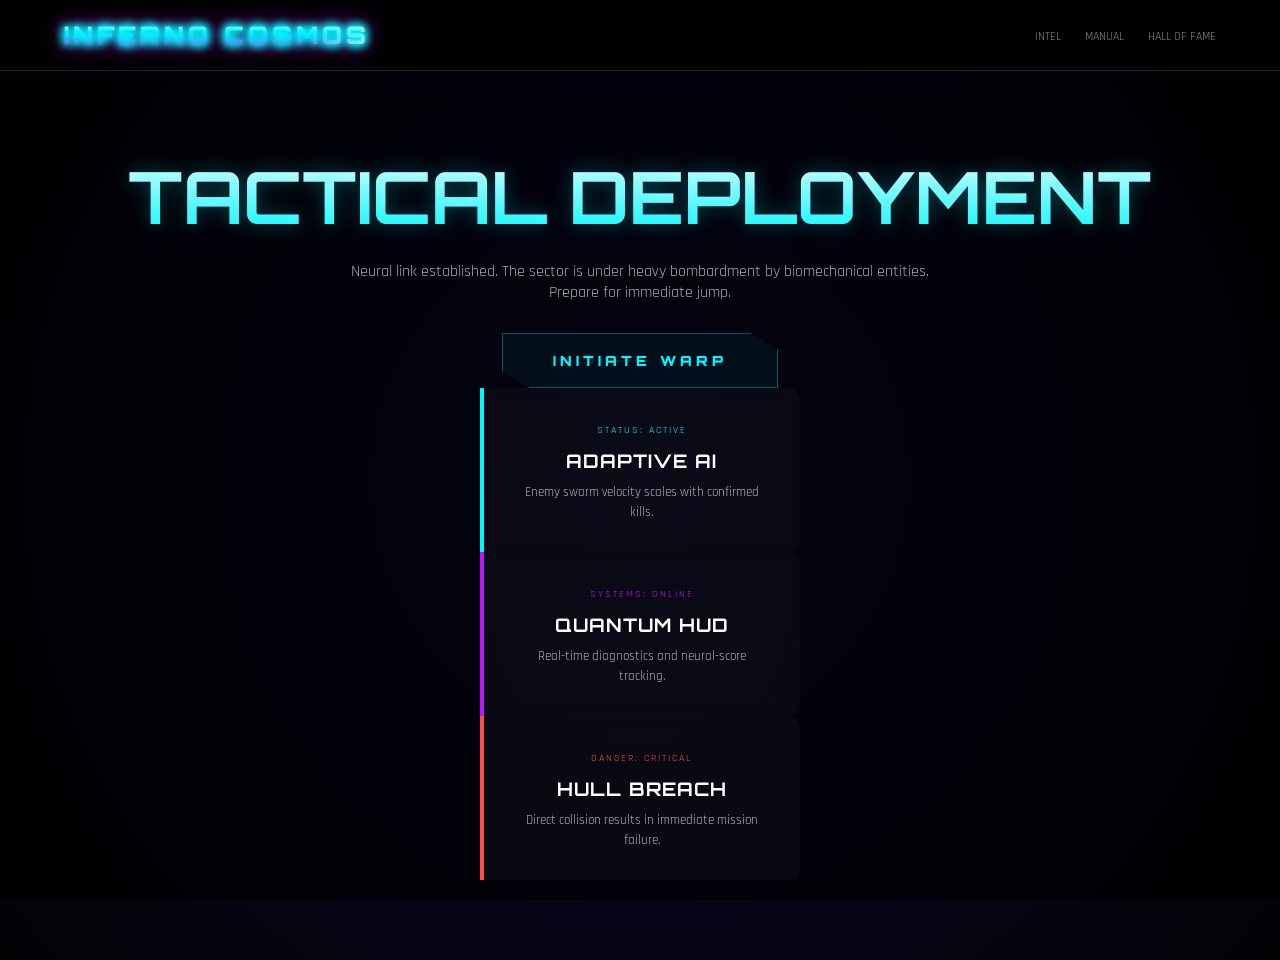
<file: index.html>
<!DOCTYPE html>
<html lang="en">
<head>
    <meta charset="UTF-8">
    <meta name="viewport" content="width=device-width, initial-scale=1.0">
    <title>INFERNO COSMOS | Command Center</title>
    <link rel="stylesheet" href="style.css">
</head>
<body>
    <div class="stars"></div>
    <div class="warp-drive"></div>

    <nav class="navbar">
        <div class="logo">INFERNO COSMOS</div>
        <div class="nav-links">
            <a href="about.html">Intel</a>
            <a href="controls.html">Manual</a>
            <a href="score.html">Hall of Fame</a>
        </div>
    </nav>

    <section class="hero">
        <div class="hero-content">
            <h1 class="glitch-text">TACTICAL DEPLOYMENT</h1>
            <p style="color: #aaa; max-width: 600px; margin: 0 auto 30px;">
                Neural link established. The sector is under heavy bombardment by biomechanical entities. Prepare for immediate jump.
            </p>
            
            <div class="jet-preview"></div>

            <a href="Game.html" style="text-decoration: none;">
                <button class="cta-btn">INITIATE WARP</button>
            </a>
        </div>

        <div class="card-container">
            <div class="card">
                <span style="color: var(--neon-cyan); font-size: 10px; letter-spacing: 2px;">STATUS: ACTIVE</span>
                <h3 style="margin: 10px 0;">ADAPTIVE AI</h3>
                <p style="font-size: 13px; opacity: 0.7;">Enemy swarm velocity scales with confirmed kills.</p>
            </div>
            <div class="card purple">
                <span style="color: var(--neon-purple); font-size: 10px; letter-spacing: 2px;">SYSTEMS: ONLINE</span>
                <h3 style="margin: 10px 0;">QUANTUM HUD</h3>
                <p style="font-size: 13px; opacity: 0.7;">Real-time diagnostics and neural-score tracking.</p>
            </div>
            <div class="card red">
                <span style="color: var(--neon-red); font-size: 10px; letter-spacing: 2px;">DANGER: CRITICAL</span>
                <h3 style="margin: 10px 0;">HULL BREACH</h3>
                <p style="font-size: 13px; opacity: 0.7;">Direct collision results in immediate mission failure.</p>
            </div>
        </div>
    </section>
</body>
</html>
</file>
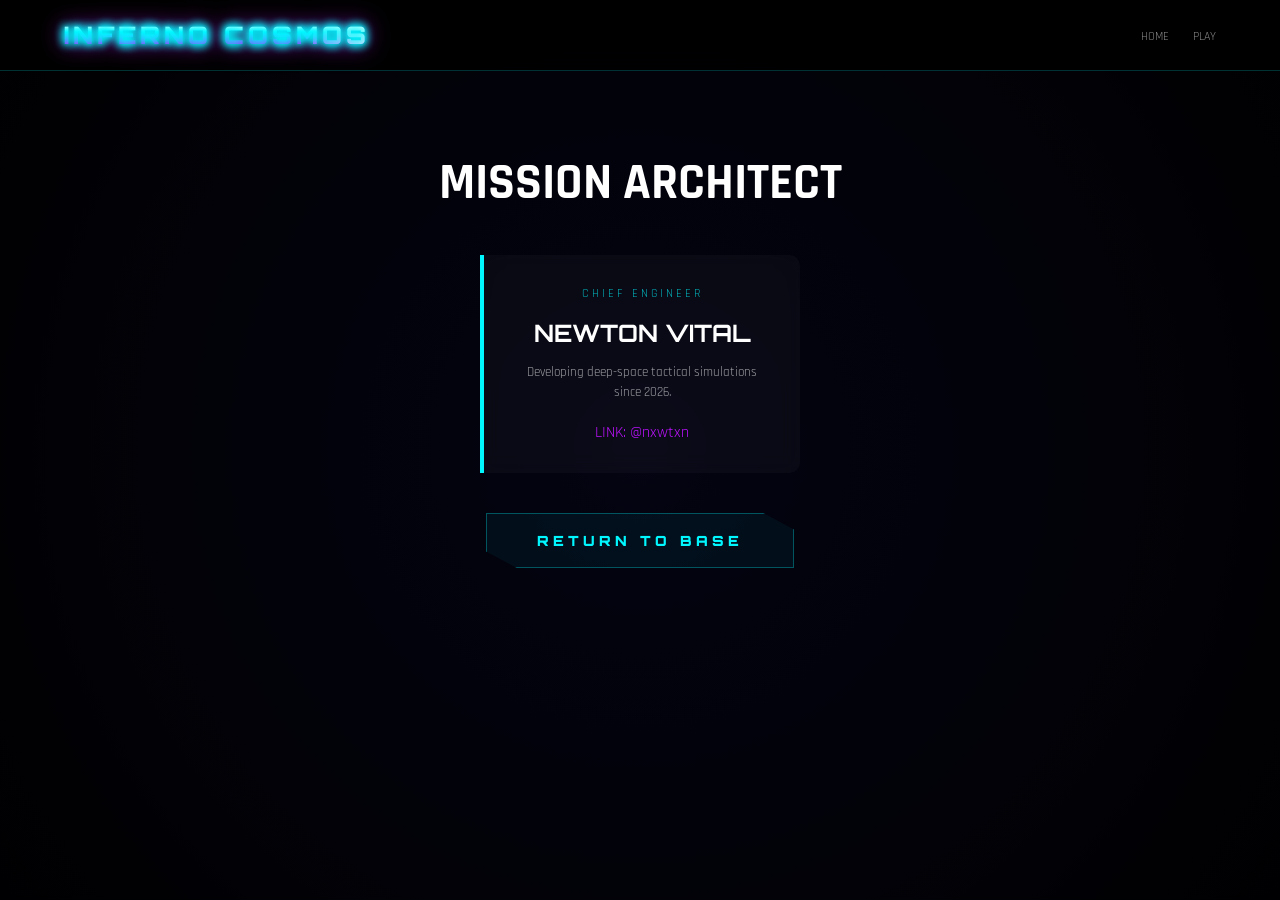
<file: about.html>
<!DOCTYPE html>
<html lang="en">
<head>
    <meta charset="UTF-8">
    <meta name="viewport" content="width=device-width, initial-scale=1.0">
    <title>Intel - Inferno Cosmos</title>
    <link rel="stylesheet" href="style.css">
</head>
<body>
    <div class="stars"></div>
    <nav class="navbar">
        <div class="logo">INFERNO COSMOS</div>
        <div class="nav-links">
            <a href="index.html">Home</a>
            <a href="Game.html">Play</a>
        </div>
    </nav>

    <section class="hero">
        <h1 style="font-size: clamp(30px, 8vw, 50px);">MISSION ARCHITECT</h1>
        <div class="card" style="margin: 40px auto; max-width: 400px; text-align: center;">
            <p style="font-size: 12px; color: var(--neon-cyan); letter-spacing: 3px;">CHIEF ENGINEER</p>
            <h2 style="font-family: 'Orbitron'; margin: 15px 0;">NEWTON VITAL</h2>
            <p style="opacity: 0.6; margin-bottom: 20px;">Developing deep-space tactical simulations since 2026.</p>
            <a href="https://instagram.com/nxwtxn" style="color: var(--neon-purple); text-decoration: none;">LINK: @nxwtxn</a>
        </div>
        <a href="index.html"><button class="cta-btn">RETURN TO BASE</button></a>
    </section>
</body>
</html>
</file>
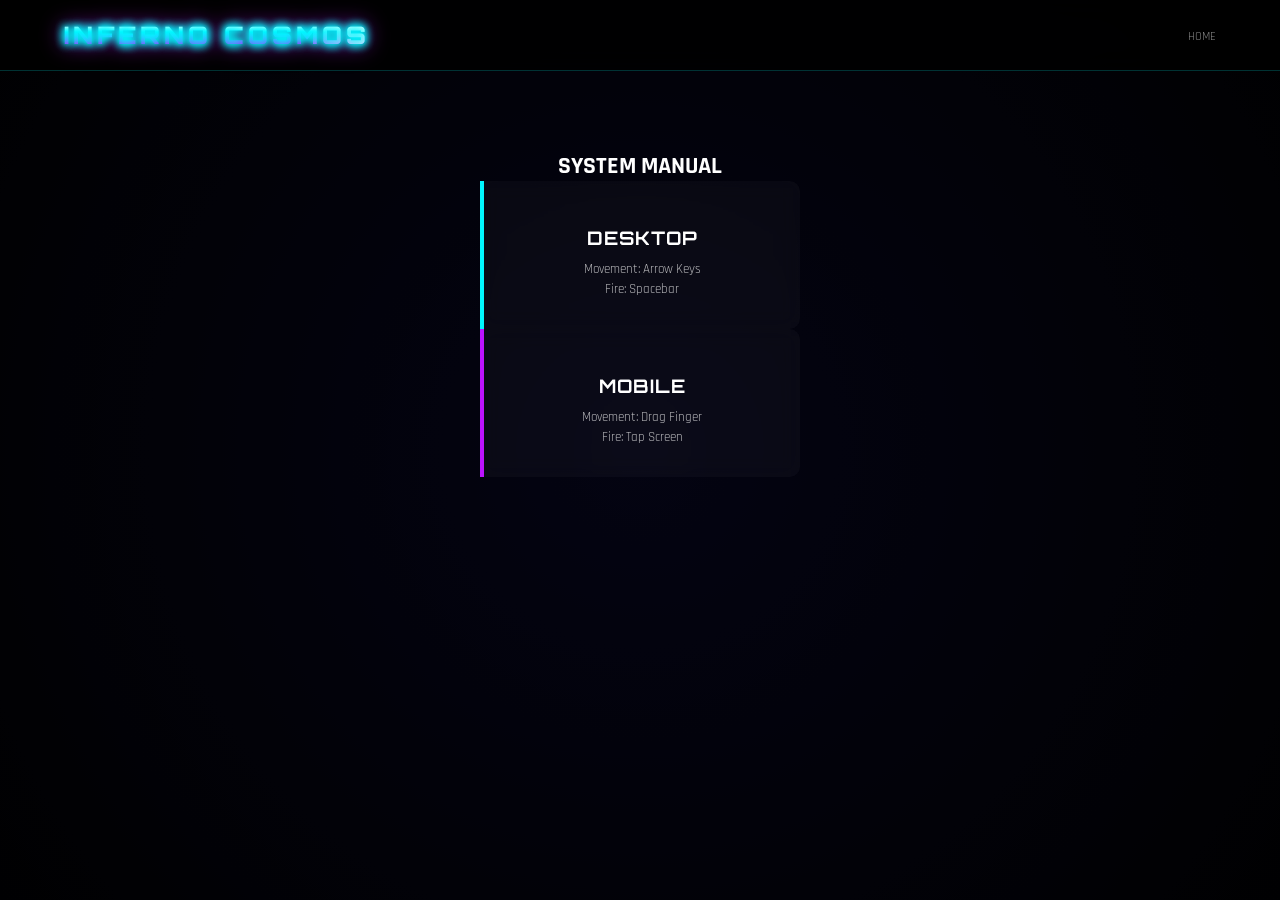
<file: controls.html>
<!DOCTYPE html>
<html lang="en">
<head>
    <meta charset="UTF-8">
    <meta name="viewport" content="width=device-width, initial-scale=1.0">
    <title>Manual - Inferno Cosmos</title>
    <link rel="stylesheet" href="style.css">
</head>
<body>
    <div class="stars"></div>
    <nav class="navbar">
        <div class="logo">INFERNO COSMOS</div>
        <div class="nav-links"><a href="index.html">Home</a></div>
    </nav>

    <section class="hero">
        <h1>SYSTEM MANUAL</h1>
        <div class="card-container">
            <div class="card">
                <h3>DESKTOP</h3>
                <p>Movement: Arrow Keys</p>
                <p>Fire: Spacebar</p>
            </div>
            <div class="card purple">
                <h3>MOBILE</h3>
                <p>Movement: Drag Finger</p>
                <p>Fire: Tap Screen</p>
            </div>
        </div>
    </section>
</body>
</html>
</file>
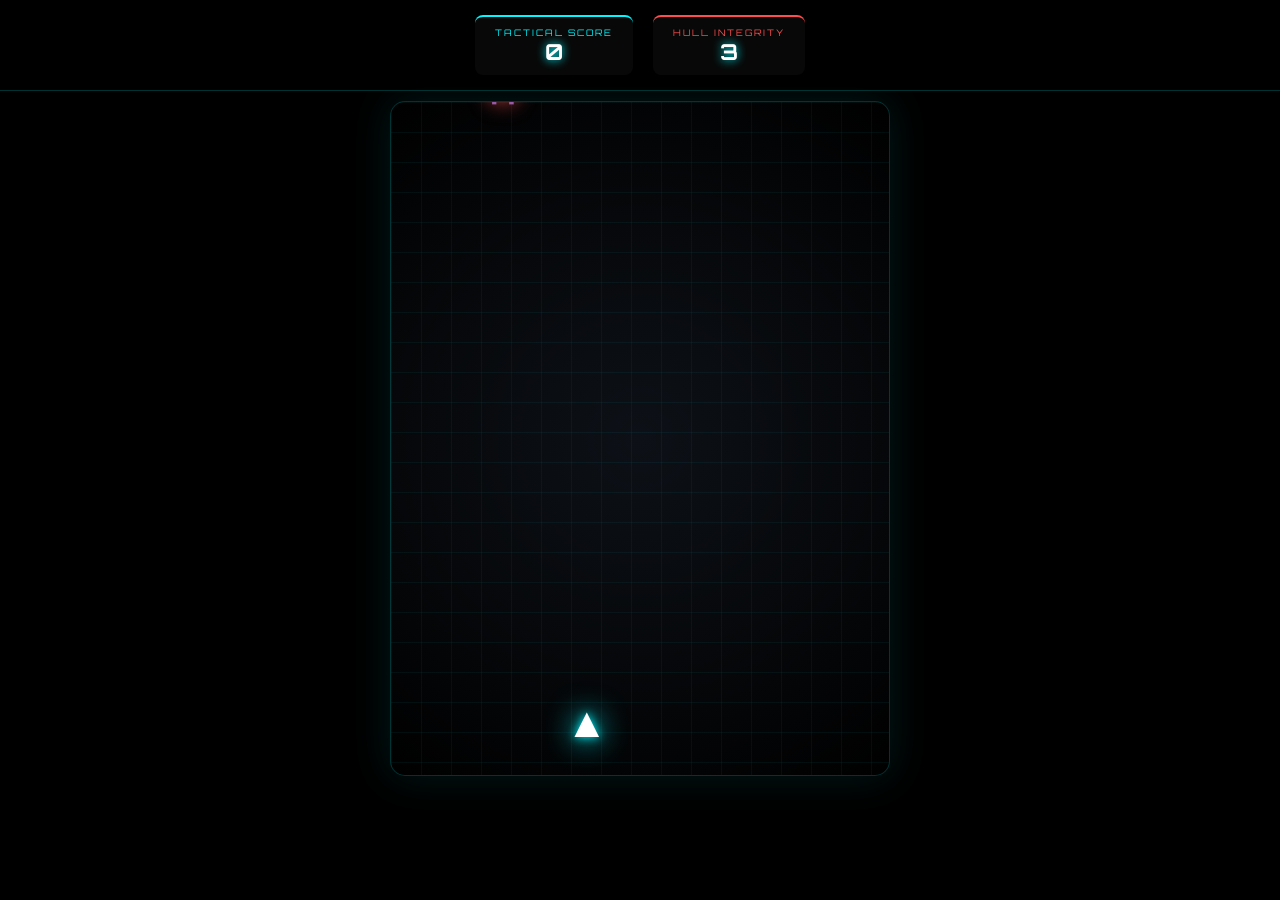
<file: Game.html>
<!DOCTYPE html>
<html lang="en">
<head>
    <meta charset="UTF-8">
    <meta name="viewport" content="width=device-width, initial-scale=1.0, maximum-scale=1.0, user-scalable=no">
    <title>Combat - Inferno Cosmos</title>
    <link rel="stylesheet" href="style.css">
    <link rel="stylesheet" href="game.css">
</head>
<body>
    <div class="stars"></div>

    <div class="hud-container">
        <div class="hud-item">
            <span class="hud-label">Tactical Score</span>
            <span class="hud-value" id="score">0</span>
        </div>
        <div class="hud-item" style="border-top-color: var(--neon-red);">
            <span class="hud-label" style="color: var(--neon-red);">Hull Integrity</span>
            <span class="hud-value" id="lives">3</span>
        </div>
    </div>

    <div class="gameArea" id="gameArea">
        <div class="jet" id="jet"></div>
        <div id="game-overlay-msg"></div>
    </div>

    <script src="script.js"></script>
</body>
</html>
</file>
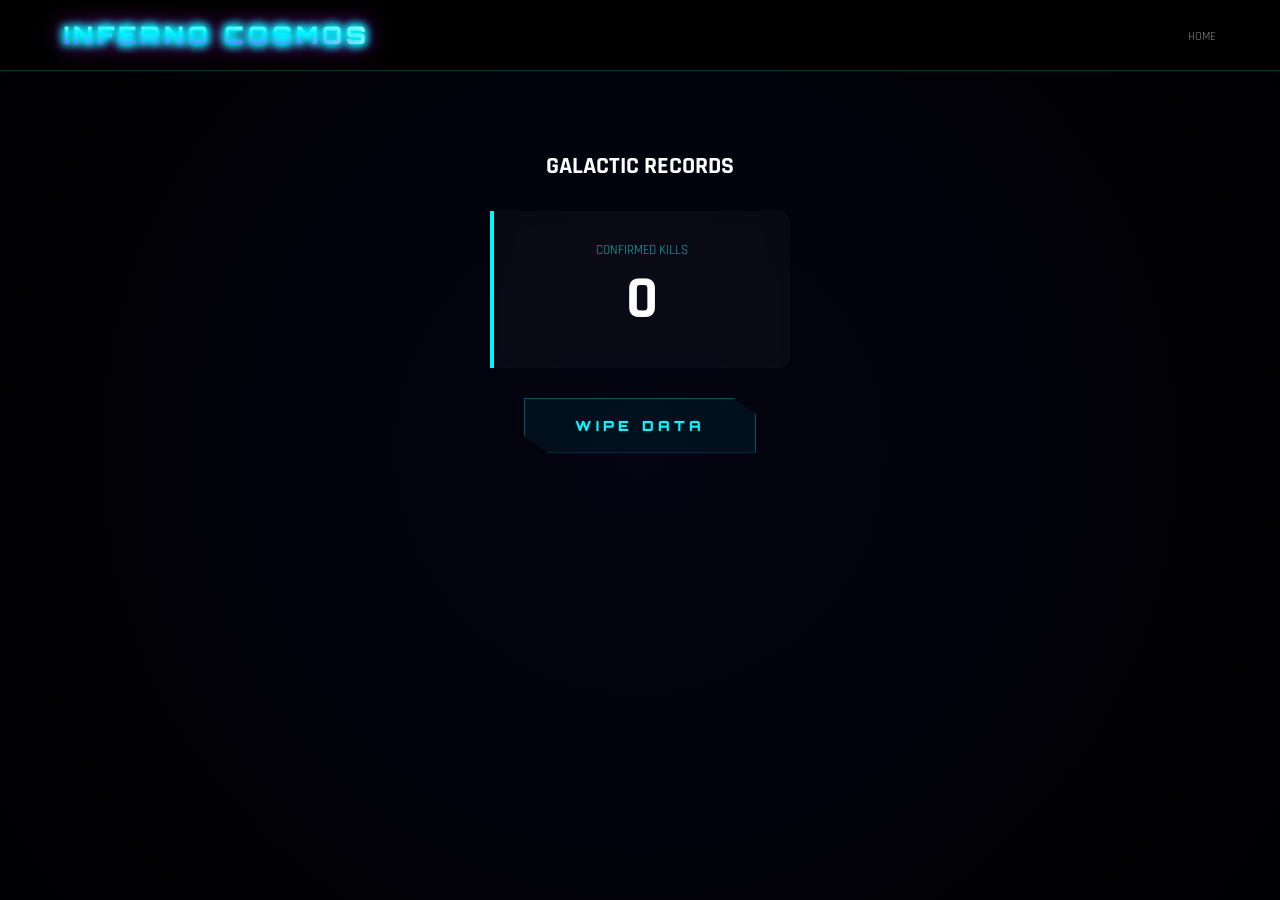
<file: score.html>
<!DOCTYPE html>
<html lang="en">
<head>
    <meta charset="UTF-8">
    <meta name="viewport" content="width=device-width, initial-scale=1.0">
    <title>Records - Inferno Cosmos</title>
    <link rel="stylesheet" href="style.css">
</head>
<body>
    <div class="stars"></div>
    <nav class="navbar">
        <div class="logo">INFERNO COSMOS</div>
        <div class="nav-links"><a href="index.html">Home</a></div>
    </nav>

    <section class="hero">
        <h1>GALACTIC RECORDS</h1>
        <div class="card" style="margin: 30px auto; max-width: 300px;">
            <p style="color: var(--neon-cyan);">CONFIRMED KILLS</p>
            <h2 id="highScoreDisplay" style="font-size: 60px;">0</h2>
        </div>
        <button class="cta-btn" onclick="localStorage.clear(); location.reload();">WIPE DATA</button>
    </section>

    <script>
        document.getElementById('highScoreDisplay').innerText = localStorage.getItem('highScore') || 0;
    </script>
</body>
</html>
</file>
<file: style.css>
@import url('https://fonts.googleapis.com/css2?family=Orbitron:wght@400;900&family=Rajdhani:wght@500;700&display=swap');

:root {
  --neon-cyan: #00f7ff;
  --neon-purple: #bc13fe;
  --neon-red: #ff4d4d;
  --bg-dark: #020205;
  --card-glass: rgba(255, 255, 255, 0.03);
}

* { margin: 0; padding: 0; box-sizing: border-box; }

.logo {
  font-family: 'Orbitron', sans-serif;
  font-weight: 900;
  font-size: 24px;
  letter-spacing: 6px;
  text-transform: uppercase;
  position: relative;
  
  /* Gradient Text Mask */
  background: linear-gradient(
    to bottom,
    #fff 20%,
    var(--neon-cyan) 40%,
    var(--neon-purple) 80%
  );
  -webkit-background-clip: text;
  -webkit-text-fill-color: transparent;
  
  /* The "Plasma" Glow */
  filter: drop-shadow(0 0 2px rgba(0, 247, 255, 0.8))
          drop-shadow(0 0 10px rgba(188, 19, 254, 0.5));
          
  animation: logoFlare 4s ease-in-out infinite;
  transition: 0.5s;
}

/* Pseudo-element for the "Lens Flare" strike through the text */
.logo::before {
  content: "INFERNO COSMOS";
  position: absolute;
  top: 0;
  left: 0;
  width: 100%;
  height: 100%;
  -webkit-background-clip: text;
  background-image: linear-gradient(
    120deg,
    transparent 0%,
    transparent 40%,
    rgba(255, 255, 255, 0.8) 50%,
    transparent 60%,
    transparent 100%
  );
  background-size: 200% 100%;
  animation: shine 5s infinite;
  z-index: 1;
}

/* Hover effect: Logo expands and glows brighter */
.logo:hover {
  letter-spacing: 10px;
  filter: drop-shadow(0 0 5px var(--neon-cyan))
          drop-shadow(0 0 20px var(--neon-purple));
  transform: scale(1.05);
}

/* Animations */
@keyframes logoFlare {
  0%, 100% { filter: brightness(1) contrast(1.2); }
  50% { filter: brightness(1.3) contrast(1.5); }
}

@keyframes shine {
  0% { background-position: 200% 0; }
  100% { background-position: -200% 0; }
}

body {
  background: var(--bg-dark);
  background: radial-gradient(circle at 50% 50%, #0a0a2e 0%, #020205 100%);
  color: white;
  font-family: 'Rajdhani', sans-serif;
  overflow-x: hidden;
  min-height: 100vh;
}

/* ✨ DYNAMIC FLOATING STARFIELD */
.stars {
  position: fixed;
  top: 0;
  left: 0;
  width: 100%;
  height: 100%;
  /* Using a repeating stardust pattern */
  background: #000 url('https://www.transparenttextures.com/patterns/stardust.png') repeat;
  z-index: -2;
  opacity: 0.6;
  /* This creates a slow drifting effect */
  animation: spaceDrift 100s linear infinite;
}

/* 🌟 TWINKLING LAYERED STARS */
body::before {
  content: "";
  position: fixed;
  top: -50%;
  left: -50%;
  width: 200%; /* Extra width to allow for rotation/movement */
  height: 200%;
  background: transparent;
  /* Procedural stars using box-shadows */
  box-shadow: 
    15vw 25vh #fff, 35vw 55vh #fff, 75vw 15vh #fff, 
    95vw 85vh #fff, 25vw 95vh #fff, 55vw 55vh #fff, 
    85vw 5vh #fff, 10vw 10vh #fff, 60vw 90vh #fff;
  z-index: -3;
  animation: starRotate 180s linear infinite;
  opacity: 0.8;
}

/* --- THE ANIMATIONS --- */

/* Slow panning background */
@keyframes spaceDrift {
  from { background-position: 0 0; }
  to { background-position: 1000px 1000px; }
}

/* Slow rotation for depth */
@keyframes starRotate {
  from { transform: rotate(0deg); }
  to { transform: rotate(360deg); }
}

/* Pulsing effect for the stars to make them 'twinkle' */
@keyframes twinkle {
  0%, 100% { opacity: 0.4; transform: scale(1); }
  50% { opacity: 1; transform: scale(1.2); }
}

/* --- NAVIGATION --- */
.navbar {
  display: flex; justify-content: space-between; align-items: center;
  padding: 20px 5%; background: rgba(0, 0, 0, 0.8);
  backdrop-filter: blur(15px); border-bottom: 1px solid rgba(0, 247, 255, 0.2);
}
.logo { font-family: 'Orbitron'; font-weight: 900; color: var(--neon-cyan); letter-spacing: 4px; text-shadow: 0 0 10px var(--neon-cyan); }
.nav-links a { color: #888; text-decoration: none; margin-left: 20px; font-size: 12px; text-transform: uppercase; transition: 0.3s; }
.nav-links a:hover { color: var(--neon-cyan); }

/* --- CENTERED HERO SECTION --- */
.hero { 
  padding: 80px 5%; display: flex; flex-direction: column; align-items: center; text-align: center; 
}
.glitch-text { 
  font-family: 'Orbitron'; font-size: clamp(32px, 9vw, 72px); 
  background: linear-gradient(to bottom, #fff, var(--neon-cyan));
  -webkit-background-clip: text; -webkit-text-fill-color: transparent;
  margin-bottom: 20px; text-shadow: 0 0 20px rgba(0, 247, 255, 0.3);
}

.cta-btn {
  background: rgba(0, 247, 255, 0.05);
  color: var(--neon-cyan);
  border: 1px solid rgba(0, 247, 255, 0.3);
  padding: 18px 50px;
  font-family: 'Orbitron';
  font-size: 14px;
  font-weight: 900;
  text-transform: uppercase;
  letter-spacing: 4px;
  cursor: pointer;
  position: relative;
  overflow: hidden;
  transition: all 0.4s cubic-bezier(0.23, 1, 0.32, 1);
  /* Brutalist industrial shape */
  clip-path: polygon(0 0, 90% 0, 100% 30%, 100% 100%, 10% 100%, 0 70%);
}

/* The Scanning Line (Interior) */
.cta-btn::before {
  content: "";
  position: absolute;
  top: -100%;
  left: 0;
  width: 100%;
  height: 50%;
  background: linear-gradient(to bottom, transparent, var(--neon-cyan), transparent);
  opacity: 0.2;
  transition: 0s;
}

/* The Animated Corner Brackets */
.cta-btn::after {
  content: "";
  position: absolute;
  top: 0;
  left: 0;
  width: 100%;
  height: 100%;
  border: 1px solid var(--neon-cyan);
  box-shadow: inset 0 0 15px rgba(0, 247, 255, 0.2);
  opacity: 0;
  transform: scale(1.2);
  transition: 0.3s;
}

/* --- HOVER EFFECTS --- */
.cta-btn:hover {
  color: #fff;
  background: rgba(0, 247, 255, 0.15);
  border-color: var(--neon-cyan);
  text-shadow: 0 0 10px #fff;
  letter-spacing: 6px;
  box-shadow: 0 0 30px rgba(0, 247, 255, 0.4);
}

/* Activate the scanning line on hover */
.cta-btn:hover::before {
  top: 100%;
  transition: 0.8s linear infinite;
}

/* Show the tight corner frame on hover */
.cta-btn:hover::after {
  opacity: 1;
  transform: scale(1);
}

/* "System Click" Active state */
.cta-btn:active {
  transform: scale(0.95);
  background: var(--neon-cyan);
  color: #000;
  filter: brightness(1.5);
}


/* --- BASE CARD TEMPLATE --- */
.card {
    background: rgba(255, 255, 255, 0.03);
    backdrop-filter: blur(10px);
    padding: 30px;
    width: 320px;
    border-left: 4px solid var(--neon-cyan); /* Default Color */
    position: relative;
    transition: all 0.3s ease;
    border-radius: 0 10px 10px 0;
}

/* Common Label Style */
.status-label {
    font-size: 10px;
    letter-spacing: 2px;
    font-weight: 900;
    color: var(--neon-cyan); /* Default Color */
}

.card h3 {
    margin: 15px 0 10px;
    font-family: 'Orbitron';
    letter-spacing: 1px;
    text-transform: uppercase;
}

.card p {
    font-size: 13px;
    opacity: 0.7;
    line-height: 1.5;
}

/* --- THE COLOR MODIFIERS --- */

/* Purple Variant */
.card.purple {
    border-left-color: var(--neon-purple);
}
.card.purple .status-label {
    color: var(--neon-purple);
}

/* Red Variant */
.card.red {
    border-left-color: var(--neon-red);
}
.card.red .status-label {
    color: var(--neon-red);
}

/* --- HOVER TEMPLATE --- */
.card:hover {
    transform: translateX(10px);
    background: rgba(255, 255, 255, 0.07);
    box-shadow: -5px 0 20px rgba(0, 247, 255, 0.2); /* Dynamically glow based on border? 
    We can simplify it with one glow: */
}

.card.purple:hover { box-shadow: -5px 0 20px rgba(188, 19, 254, 0.2); }
.card.red:hover { box-shadow: -5px 0 20px rgba(255, 77, 77, 0.2); }
</file>
<file: game.css>
/* 🚀 INFERNO COSMOS - COMBAT INTERFACE */

:root {
  --neon-cyan: #00f7ff;
  --neon-red: #ff4d4d;
  --border: rgba(0, 247, 255, 0.2);
}

body { margin: 0; background: #000; font-family: 'Orbitron', sans-serif; overflow: hidden; touch-action: none; }

/* --- DYNAMIC HUD --- */
.hud-container {
  display: flex; justify-content: center; gap: 20px; padding: 15px;
  background: rgba(0, 0, 0, 0.9); border-bottom: 1px solid var(--border); z-index: 100; position: relative;
}
.hud-item {
  background: rgba(255,255,255,0.03); padding: 10px 20px; border-radius: 8px;
  border-top: 2px solid var(--neon-cyan); min-width: 130px; text-align: center;
}
.hud-label { font-size: 9px; color: var(--neon-cyan); text-transform: uppercase; letter-spacing: 2px; display: block; }
.hud-value { font-size: 22px; font-weight: bold; color: #fff; text-shadow: 0 0 10px var(--neon-cyan); }

/* --- THE COMBAT ZONE --- */
.gameArea {
  width: 95vw; max-width: 500px; height: 75vh; margin: 10px auto;
  position: relative; overflow: hidden; border-radius: 15px;
  background: radial-gradient(circle at center, #0d1117 0%, #000 100%);
  border: 1px solid var(--border); box-shadow: 0 0 40px rgba(0, 247, 255, 0.1);
}

/* Holographic Grid */
.gameArea::before {
  content: ""; position: absolute; top: 0; left: 0; width: 100%; height: 100%;
  background: linear-gradient(rgba(0, 247, 255, 0.05) 1px, transparent 1px),
              linear-gradient(90deg, rgba(0, 247, 255, 0.05) 1px, transparent 1px);
  background-size: 30px 30px; pointer-events: none;
}

/* Damage Flicker Overlay */
.gameArea.damaged::after {
  content: ""; position: absolute; top: 0; left: 0; width: 100%; height: 100%;
  background: rgba(255, 77, 77, 0.2); animation: flash 0.3s; pointer-events: none; z-index: 50;
}
@keyframes flash { 50% { opacity: 1; } to { opacity: 0; } }

/* --- ACTORS --- */
.jet { width: 50px; height: 50px; position: absolute; bottom: 30px; filter: drop-shadow(0 0 15px var(--neon-cyan)); z-index: 10; }
.jet::after { content: "▲"; font-size: 42px; color: #fff; text-shadow: 0 0 10px var(--neon-cyan); }

.bullet { width: 4px; height: 22px; background: #fff; position: absolute; border-radius: 10px; box-shadow: 0 0 15px var(--neon-cyan); z-index: 8; }

.enemy { position: absolute; font-size: 35px; width: 40px; height: 40px; z-index: 5; filter: drop-shadow(0 0 10px var(--neon-red)); }

/* 🔙 MISSION FAILED OVERLAY - HIDDEN BY DEFAULT */
#game-overlay-msg {
  position: absolute;
  top: 50%;
  left: 50%;
  transform: translate(-50%, -50%);
  width: 85%;
  z-index: 1000;
  pointer-events: auto;
  
  /* ADD THESE LINES */
  display: none; /* Keeps it hidden during gameplay */
  background: rgba(0, 0, 0, 0.95); 
  border: 1px solid var(--neon-red);
  padding: 40px 20px;
  border-radius: 15px;
  box-shadow: 0 0 50px rgba(255, 77, 77, 0.3);
  text-align: center;
}

/* 💥 HIGH-VISIBILITY EXPLOSION */
.explosion {
  position: absolute;
  font-size: 45px; /* Larger for better impact */
  z-index: 999;    /* Ensure it's on top of everything */
  pointer-events: none;
  display: flex;
  justify-content: center;
  align-items: center;
  transform: translate(-50%, -50%); /* Centers the emoji on the impact point */
  animation: blast 0.5s ease-out forwards;
}

@keyframes blast {
  0% { 
    transform: translate(-50%, -50%) scale(0.5); 
    opacity: 1; 
    filter: brightness(2) blur(0px);
  }
  50% {
    filter: brightness(1.5) blur(2px);
  }
  100% { 
    transform: translate(-50%, -50%) scale(2.5); 
    opacity: 0; 
    filter: brightness(1) blur(5px);
  }
}

/* Screen Shake Effect */
@keyframes shake { 0%, 100% { transform: translate(0,0); } 25% { transform: translate(-5px, 5px); } 75% { transform: translate(5px, -5px); } }
</file>
